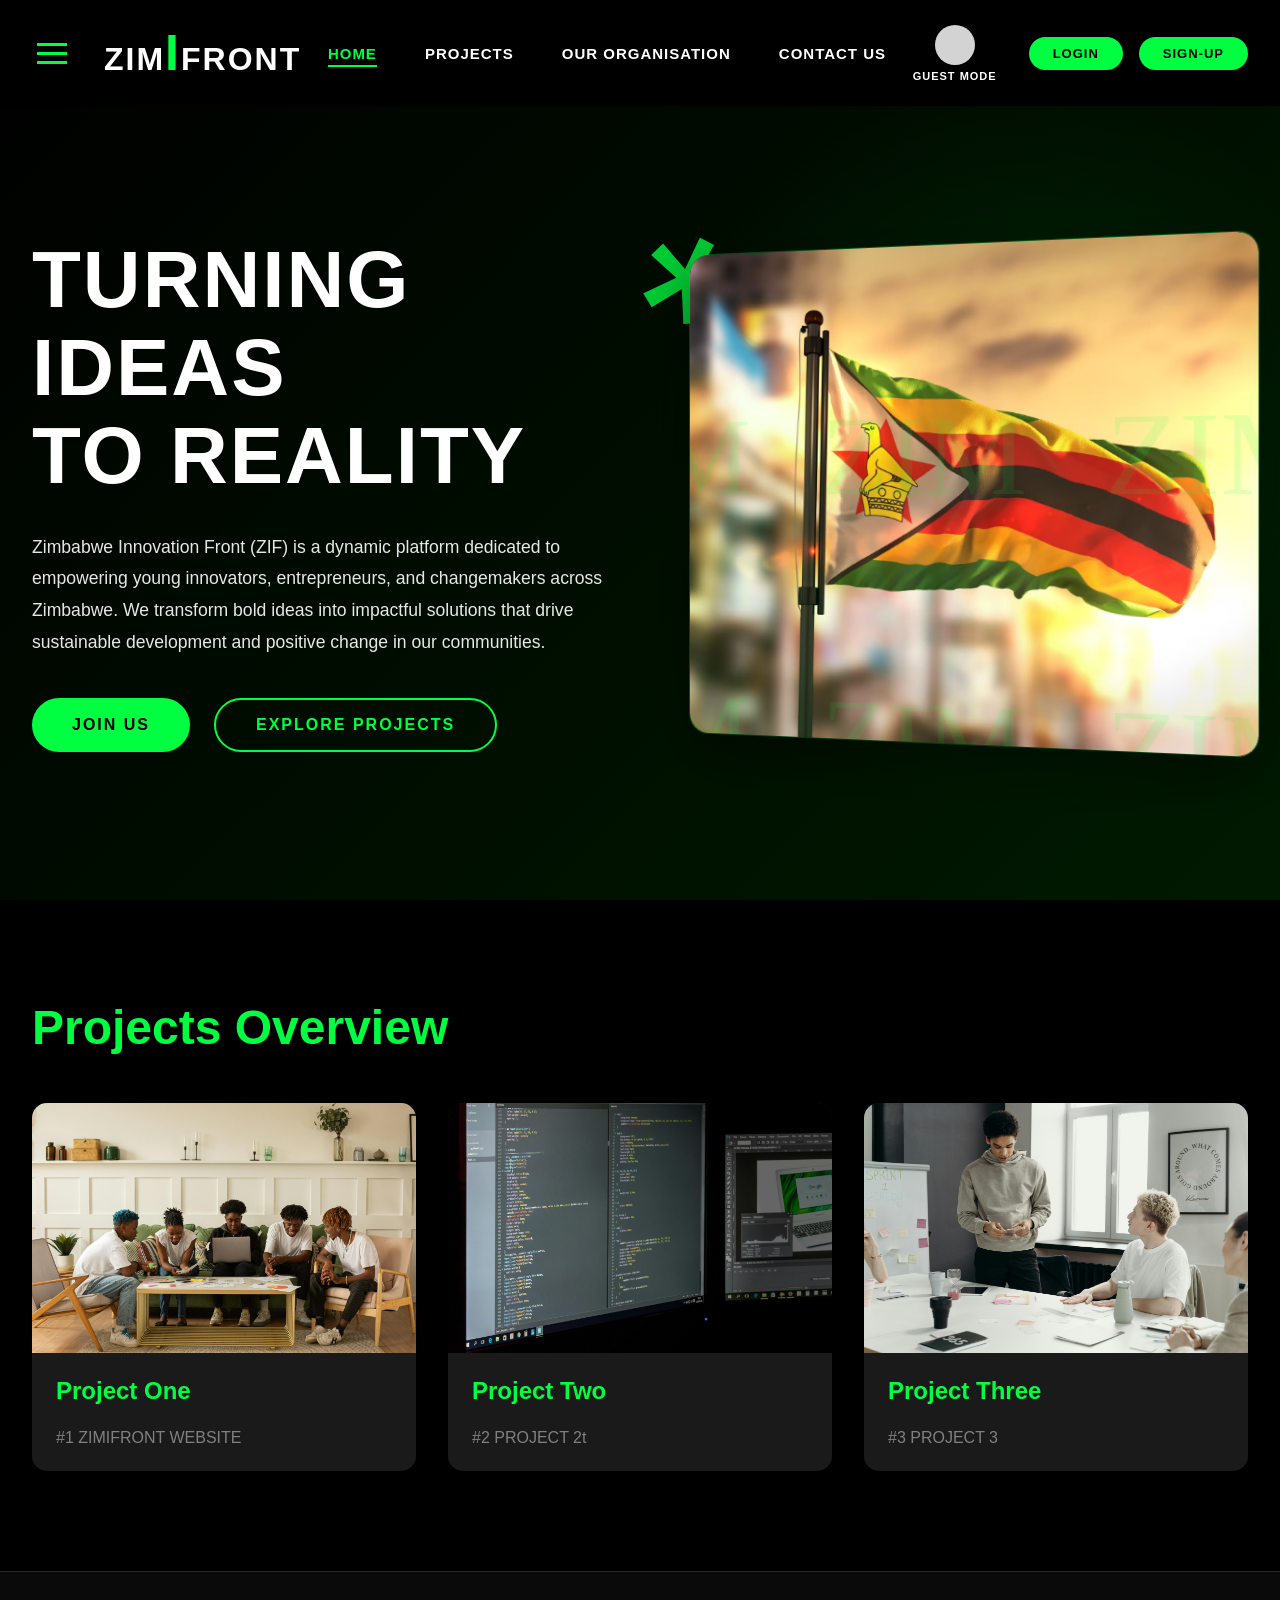
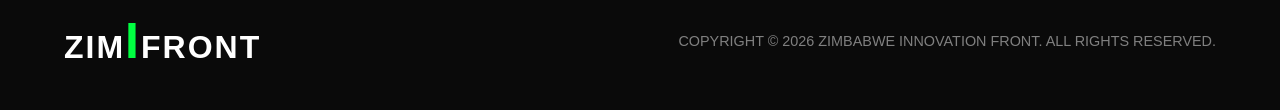
<file: index.html>
<!DOCTYPE html>
<html lang="en">
<head>
    <meta charset="UTF-8">
    <meta name="viewport" content="width=device-width, initial-scale=1.0">
    <title>ZIMFRONT - Where Ideas Become Reality</title>
<style>

* {
    margin: 0;
    padding: 0;
    box-sizing: border-box;
}

:root {
    --primary-green: #00ff41;
    --dark-green: #00cc34;
    --bg-black: #000000;
    --text-white: #ffffff;
    --gray: #808080;
    --text-green: #00ff41;
}

body {
    font-family: -apple-system, BlinkMacSystemFont, 'Segoe UI', Roboto, 'Helvetica Neue', Arial, sans-serif;
    background-color: var(--bg-black);
    color: var(--text-white);
    overflow-x: hidden;
}

.navbar {
    position: fixed;
    top: 0;
    left: 0;
    right: 0;
    background-color: rgba(0, 0, 0, 0.95);
    padding: 24px 32px;
    z-index: 1000;
    backdrop-filter: blur(10px);
}
.image-placeholder img{
    width:100%;
    height:100%;
    object-fit:cover;
    border-radius:20px;
}    

.nav-container {
    display: flex;
    justify-content: space-between;
    align-items: center;
    max-width: 1400px;
    margin: 0 auto;
}

.nav-left {
    display: flex;
    align-items: center;
    gap: 32px;
}

.menu-toggle {
    background: none;
    border: none;
    cursor: pointer;
    display: flex;
    flex-direction: column;
    gap: 6px;
    padding: 5px;
}

.menu-toggle span {
    width: 30px;
    height: 3px;
    background-color: var(--primary-green);
    transition: all 0.3s ease;
}

.menu-toggle:hover span {
    background-color: var(--text-white);
}

.logo {
    font-size: 32px;
    font-weight: 700;
    letter-spacing: 2px;
}

.logo-zim {
    color: var(--text-white);
}

.logo-front {
    color: var(--text-white);
}

.logo-i {
    color: var(--primary-green);
    font-size:50px; 
}

.nav-center {
    display: flex;
    gap: 48px;
}

.nav-link {
    color: var(--text-white);
    text-decoration: none;
    font-weight: 600;
    font-size: 15.2px;
    letter-spacing: 1px;
    position: relative;
    transition: color 0.3s ease;
}

.nav-link:hover,
.nav-link.active {
    color: var(--primary-green);
}

.nav-link::after {
    content: '';
    position: absolute;
    bottom: -5px;
    left: 0;
    width: 0;
    height: 2px;
    background-color: var(--primary-green);
    transition: width 0.3s ease;
}

.nav-link:hover::after,
.nav-link.active::after {
    width: 100%;
}

.nav-right {
    display: flex;
    align-items: center;
    gap: 16px;
}

.user-section {
    display: flex;
    flex-direction: column;
    align-items: center;
    margin-right: 16px;
}

.user-icon {
    width: 40px;
    height: 40px;
    background-color: #d3d3d3;
    border-radius: 50%;
    margin-bottom: 5px;
}

.user-text {
    font-size: 11.2px;
    font-weight: 600;
    letter-spacing: 1px;
}

.btn-login,
.btn-signup {
    padding: 9.6px 24px;
    border: none;
    border-radius: 25px;
    font-weight: 600;
    font-size: 13.6px;
    cursor: pointer;
    transition: all 0.3s ease;
    letter-spacing: 1px;
}

.btn-login {
    background-color: var(--primary-green);
    color: var(--bg-black);
}

.btn-login:hover {
    background-color: var(--dark-green);
    transform: translateY(-2px);
}

.btn-signup {
    background-color: var(--primary-green);
    color: var(--bg-black);
}

.btn-signup:hover {
    background-color: var(--dark-green);
    transform: translateY(-2px);
}


.mobile-menu .btn-login,
.mobile-menu .btn-signup {
    background-color: var(--bg-black);
    color: var(--primary-green);
    border: 2px solid var(--bg-black);
}

.mobile-menu .btn-login:hover,
.mobile-menu .btn-signup:hover {
    background-color: rgba(0, 0, 0, 0.8);
    transform: translateY(-2px);
}


.mobile-menu {
    position: fixed;
    top: 0;
    left: -500px;
    width: 450px;
    height: 100vh;
    background-color: var(--primary-green);
    padding: 2.5rem 2rem;
    transition: left 0.4s cubic-bezier(0.4, 0, 0.2, 1);
    z-index: 99999;
    display: flex;
    flex-direction: column;
    box-shadow: 4px 0 20px rgba(0, 255, 65, 0.3);
}

.mobile-menu.active {
    left: 0;
}

.menu-overlay {
    position: fixed;
    top: 0;
    left: 0;
    width: 100%;
    height: 100%;
    background-color: rgba(0, 0, 0, 0.7);
    z-index: 1;
    opacity: 0;
    visibility: hidden;
    transition: opacity 0.4s ease, visibility 0.4s ease;
}

.menu-overlay.active {
    opacity: 1;
    visibility: visible;
}

.mobile-header {
    color: var(--bg-black);
    font-weight: 700;
    font-size: 20.8px;
    padding-bottom: 19.2px;
    border-bottom: 3px solid var(--bg-black);
    margin-bottom: 32px;
    letter-spacing: 1.5px;
}

.mobile-link {
    display: block;
    color: var(--bg-black);
    text-decoration: none;
    padding: 19.2px 0;
    font-weight: 600;
    font-size: 17.6px;
    border-bottom: 1px solid rgba(0, 0, 0, 0.15);
    transition: all 0.3s ease;
    letter-spacing: 0.5px;
}

.mobile-link:hover {
    padding-left: 15px;
    background-color: rgba(0, 0, 0, 0.05);
}

.mobile-auth {
    margin-top: auto;
    padding-top: 32px;
    display: flex;
    flex-direction: column;
    gap: 16px;
}

.mobile-footer {
    margin-top:24px;
    font-size: 12px;
    color: var(--bg-black);
    font-weight: 700;
    line-height: 1.5;
    text-align: center;
    padding-top: 19.2px;
    border-top: 3px solid var(--bg-black);
    letter-spacing: 0.5px;
}

.hero {
    min-height: 100vh;
    display: flex;
    flex-direction: column;
    justify-content: center;
    padding: 120px 2rem 2rem;
    background: linear-gradient(135deg, #000000 0%, #001a00 100%);
    position: relative;
    overflow: hidden;
}

.hero::before {
    content: '';
    position: absolute;
    top: 50%;
    right: -10%;
    width: 60%;
    height: 80%;
    background: radial-gradient(circle, rgba(0, 255, 65, 0.1) 0%, transparent 70%);
    transform: translateY(-50%);
}

.hero-content {
    display: flex;
    justify-content: space-between;
    align-items: center;
    max-width: 1400px;
    margin: 0 auto;
    width: 100%;
    gap: 64px;
}

.hero-left {
    flex: 1;
}

.hero-title {
    font-size: 5rem;
    font-weight: 900;
    line-height: 1.1;
    margin-bottom: 2rem;
    letter-spacing: 2px;
}

.hero-intro {
    font-size: 1.1rem;
    line-height: 1.8;
    color: rgba(255, 255, 255, 0.9);
    margin-bottom: 2.5rem;
    max-width: 600px;
}

.hero-buttons {
    display: flex;
    gap: 1.5rem;
    flex-wrap: wrap;
}

.btn-primary,
.btn-secondary {
    padding: 1rem 2.5rem;
    border: none;
    border-radius: 35px;
    font-size: 1rem;
    font-weight: 700;
    cursor: pointer;
    transition: all 0.3s ease;
    letter-spacing: 2px;
}

.btn-primary {
    background-color: var(--primary-green);
    color: var(--bg-black);
}

.btn-primary:hover {
    background-color: var(--dark-green);
    transform: translateY(-3px);
    box-shadow: 0 10px 30px rgba(0, 255, 65, 0.3);
}

.btn-secondary {
    background-color: transparent;
    color: var(--primary-green);
    border: 2px solid var(--primary-green);
}

.btn-secondary:hover {
    background-color: var(--primary-green);
    color: var(--bg-black);
    transform: translateY(-3px);
    box-shadow: 0 10px 30px rgba(0, 255, 65, 0.2);
}

.btn-projects {
    padding: 1rem 3rem;
    background-color: var(--primary-green);
    color: var(--bg-black);
    border: none;
    border-radius: 35px;
    font-size: 1rem;
    font-weight: 700;
    cursor: pointer;
    transition: all 0.3s ease;
    letter-spacing: 2px;
}

.btn-projects:hover {
    background-color: var(--dark-green);
    transform: translateY(-3px);
    box-shadow: 0 10px 30px rgba(0, 255, 65, 0.3);
}

.hero-right {
    flex: 1;
    display: flex;
    justify-content: center;
    align-items: center;
}

.image-container {
    position: relative;
    width: 100%;
    max-width: 600px;
}

.decorative-asterisk {
    position: absolute;
    top: -50px;
    left: -50px;
    font-size: 15rem;
    color: var(--primary-green);
    opacity: 0.8;
    font-weight: 300;
    z-index: 1;
    line-height: 1;
}

.image-card {
    position: relative;
    z-index: 2;
    transform: perspective(1000px) rotateY(-10deg);
    transition: transform 0.6s ease;
}

.image-card:hover {
    transform: perspective(1000px) rotateY(0deg);
}

.image-placeholder {
    width: 100%;
    height: 500px;
    background: linear-gradient(135deg, #1a1a1a 0%, #2d2d2d 100%);
    border-radius: 20px;
    box-shadow: 
        0 20px 60px rgba(0, 0, 0, 0.5),
        0 0 0 1px rgba(0, 255, 65, 0.3);
    overflow: hidden;
    position: relative;
}

.image-placeholder::before {
    content: '';
    position: absolute;
    top: 0;
    left: 0;
    right: 0;
    bottom: 0;
    background: 
        linear-gradient(45deg, rgba(0, 255, 65, 0.1) 0%, transparent 50%),
        url('data:image/svg+xml,<svg xmlns="http://www.w3.org/2000/svg" viewBox="0 0 100 100"><text y="50" font-size="40" fill="%2300ff41" opacity="0.1">ZIM</text></svg>');
    background-size: cover, 50%;
    background-position: center;
}

.scroll-indicator {
    position: absolute;
    bottom: 40px;
    left: 50%;
    transform: translateX(-50%);
    display: flex;
    flex-direction: column;
    align-items: center;
    gap: 10px;
    opacity: 0.7;
}

.scroll-indicator span {
    font-size: 0.8rem;
    letter-spacing: 2px;
}

.scroll-line {
    width: 2px;
    height: 40px;
    background: linear-gradient(to bottom, var(--primary-green), transparent);
    animation: scrollAnimation 2s ease-in-out infinite;
}

@keyframes scrollAnimation {
    0%, 100% {
        opacity: 0;
        transform: translateY(0);
    }
    50% {
        opacity: 1;
        transform: translateY(20px);
    }
}

/* Sections */
.container {
    max-width: 1400px;
    margin: 0 auto;
    padding: 0 2rem;
}

/* Highlights Section */
.highlights-section {
    padding: 80px 0;
    background: linear-gradient(180deg, #000000 0%, #001a00 100%);
    position: relative;
}

.highlights-title {
    font-size: 2.5rem;
    font-weight: 800;
    margin-bottom: 3rem;
    text-align: center;
    color: var(--text-white);
}

.highlights-grid {
    display: grid;
    grid-template-columns: repeat(auto-fit, minmax(280px, 1fr));
    gap: 2rem;
    margin-top: 3rem;
}

.highlight-card {
    background: linear-gradient(135deg, rgba(0, 255, 65, 0.05) 0%, rgba(0, 0, 0, 0.5) 100%);
    border: 1px solid rgba(0, 255, 65, 0.2);
    border-radius: 15px;
    padding: 2rem;
    transition: all 0.3s ease;
    cursor: pointer;
}

.highlight-card:hover {
    transform: translateY(-10px);
    border-color: var(--primary-green);
    box-shadow: 0 20px 40px rgba(0, 255, 65, 0.2);
    background: linear-gradient(135deg, rgba(0, 255, 65, 0.1) 0%, rgba(0, 0, 0, 0.5) 100%);
}

.highlight-icon {
    font-size: 3rem;
    margin-bottom: 1rem;
}

.highlight-card h3 {
    font-size: 1.5rem;
    color: var(--text-white);
    margin-bottom: 0.5rem;
}

.highlight-type {
    color: var(--primary-green);
    font-size: 0.85rem;
    font-weight: 600;
    text-transform: uppercase;
    letter-spacing: 1px;
    margin-bottom: 1rem;
}

.highlight-desc {
    color: var(--gray);
    line-height: 1.6;
    margin-bottom: 1.5rem;
}

.highlight-link {
    color: var(--primary-green);
    text-decoration: none;
    font-weight: 600;
    display: inline-flex;
    align-items: center;
    gap: 0.5rem;
    transition: all 0.3s ease;
}

.highlight-link:hover {
    gap: 1rem;
    color: var(--dark-green);
}

.about-section,
.projects-section {
    padding: 100px 0;
    background-color: var(--bg-black);
}

.section-title {
    font-size: 3rem;
    font-weight: 800;
    margin-bottom: 2rem;
    color: var(--primary-green);
}

.section-text {
    font-size: 1.2rem;
    line-height: 1.8;
    max-width: 800px;
    color: var(--gray);
}

/* Projects Grid */
.projects-grid {
    display: grid;
    grid-template-columns: repeat(auto-fit, minmax(350px, 1fr));
    gap: 2rem;
    margin-top: 3rem;
}

.project-card {
    background-color: #1a1a1a;
    border-radius: 15px;
    overflow: hidden;
    transition: transform 0.3s ease, box-shadow 0.3s ease;
    cursor: pointer;
}

.project-card:hover {
    transform: translateY(-10px);
    box-shadow: 0 20px 40px rgba(0, 255, 65, 0.2);
}

.project-image {
    width: 100%;
    height: 250px;
    background: linear-gradient(135deg, #2d2d2d 0%, #1a1a1a 100%);
    position: relative;
}

.project-image img {
    width: 100%;
    height: 100%;
    object-fit: cover;
}

.project-card h3 {
    padding: 1.5rem;
    font-size: 1.5rem;
    color: var(--primary-green);
}

.project-card p {
    padding: 0 1.5rem 1.5rem;
    color: var(--gray);
}

/* Footer */
.footer {
    background-color: #0a0a0a;
    padding: 3rem 0;
    border-top: 1px solid rgba(0, 255, 65, 0.2);
}

.footer-content {
    display: flex;
    justify-content: space-between;
    align-items: center;
}

.footer p {
    color: var(--gray);
    font-size: 0.9rem;
}

/* Responsive Design */
@media (max-width: 1024px) {
    .hero-title {
        font-size: 4rem;
    }
    
    .hero-intro {
        font-size: 1rem;
    }
    
    .nav-center {
        display: none;
    }
    
    .highlights-grid {
        grid-template-columns: repeat(auto-fit, minmax(250px, 1fr));
    }
}

@media (max-width: 768px) {
    .hero-content {
        flex-direction: column;
        text-align: center;
    }
    
    .hero-title {
        font-size: 3rem;
    }
    
    .hero-intro {
        font-size: 0.95rem;
        margin-left: auto;
        margin-right: auto;
    }
    
    .hero-buttons {
        justify-content: center;
    }
    
    .decorative-asterisk {
        font-size: 8rem;
        top: -30px;
        left: -30px;
    }
    
    .nav-right .user-section {
        display: none;
    }
    
    .section-title {
        font-size: 2rem;
    }
    
    .highlights-grid {
        grid-template-columns: 1fr;
    }
    
    .highlights-title {
        font-size: 1.8rem;
    }
    
    .projects-grid {
        grid-template-columns: 1fr;
    }
    
    .footer-content {
        flex-direction: column;
        gap: 1rem;
        text-align: center;
    }
    
    .mobile-menu {
        width: 350px;
        left: -350px;
    }
}

@media (max-width: 480px) {
    .hero-title {
        font-size: 2.5rem;
    }
    
    .hero-intro {
        font-size: 0.9rem;
    }
    
    .hero-buttons {
        flex-direction: column;
        width: 100%;
    }
    
    .btn-primary,
    .btn-secondary {
        width: 100%;
    }
    
    .navbar {
        padding: 1rem;
    }
    
    .logo {
        font-size: 1.5rem;
    }
    
    .btn-login,
    .btn-signup {
        padding: 0.5rem 1rem;
        font-size: 0.75rem;
    }
    
    .highlights-title {
        font-size: 1.5rem;
    }
    
    .highlight-card {
        padding: 1.5rem;
    }
    
    .mobile-menu {
        width: 85%;
        left: -85%;
    }
}

</style>
<link rel="stylesheet" href="Header_and_footer.css">

</head>
<body>
  <special-header></special-header>
    
    <div class="menu-overlay" id="menuOverlay"></div>

    
    <section class="hero">
        <div class="hero-content">
            <div class="hero-left">
                <h1 class="hero-title">
                    TURNING IDEAS<br>
                    TO REALITY
                </h1>
                <p class="hero-intro">
                    Zimbabwe Innovation Front (ZIF) is a dynamic platform dedicated to empowering young innovators, 
                    entrepreneurs, and changemakers across Zimbabwe. We transform bold ideas into impactful solutions 
                    that drive sustainable development and positive change in our communities.
                </p>
                <div class="hero-buttons">
                    <button class="btn-primary">JOIN US</button>
                    <button class="btn-secondary">EXPLORE PROJECTS</button>
                </div>
            </div>
            
            <div class="hero-right">
                <div class="image-container">
                    <div class="decorative-asterisk">*</div>
                    <div class="image-card">
                        <div class="image-placeholder"> <img src="zimbabwe-flag.avif">
                        </div>
                    </div>
                </div>
            </div>
        </div>

    </section>

   <!-- Projects Section -->
    <section id="projects" class="projects-section">
        <div class="container">
            <h2 class="section-title">Projects Overview</h2>
            <div class="projects-grid">
                <div class="project-card">
                    <div class="project-image"><img src="pexels-gabby-k-9433169.jpg"></div>
                    <h3>Project One</h3>
                    <p>#1 ZIMIFRONT WEBSITE</p>
                </div>
                <div class="project-card">
                    <div class="project-image"><img src="pexels-pixabay-159299.jpg"></div>
                    <h3>Project Two</h3>
                    <p>#2 PROJECT 2t</p>
                </div>
                <div class="project-card">
                    <div class="project-image"><img src = "pexels-cottonbro-7437090.jpg"></div>
                    <h3>Project Three</h3>
                    <p>#3 PROJECT 3</p>
                </div>
            </div>
        </div>
    </section>
    
    <special-footer></special-footer>
    

    <script>

// Mobile Menu Toggle
/*window.addEventListener('DOMContentLoaded', () => {
    setTimeout(() => {
        const navbar = document.querySelector('.navbar');
        if (navbar) {
            navbar.style.transition = 'transform 0.3s ease, background-color 0.3s ease';
        } 
         }, 100);
});*/
// Close mobile menu when clicking a link
const mobileLinks = document.querySelectorAll('.mobile-link');
mobileLinks.forEach(link => {
    link.addEventListener('click', () => {
        mobileMenu.classList.remove('active');
        menuOverlay.classList.remove('active');
        document.body.style.overflow = '';
        const spans = menuToggle.querySelectorAll('span');
        spans[0].style.transform = 'none';
        spans[1].style.opacity = '1';
        spans[2].style.transform = 'none';
    });
});

// Smooth scrolling for navigation links
document.querySelectorAll('a[href^="#"]').forEach(anchor => {
    anchor.addEventListener('click', function (e) {
        e.preventDefault();
        const target = document.querySelector(this.getAttribute('href'));
        if (target) {
            target.scrollIntoView({
                behavior: 'smooth',
                block: 'start'
            });
        }
    });
});

// Active nav link on scroll
const sections = document.querySelectorAll('section[id]');
const navLinks = document.querySelectorAll('.nav-link');

window.addEventListener('scroll', () => {
    let current = '';
    
    sections.forEach(section => {
        const sectionTop = section.offsetTop;
        const sectionHeight = section.clientHeight;
        if (window.scrollY >= (sectionTop - 200)) {
            current = section.getAttribute('id');
        }
    });
    
    navLinks.forEach(link => {
        link.classList.remove('active');
        if (link.getAttribute('href') === `#${current}`) {
            link.classList.add('active');
        }
    });
    
    // Special case for home
    if (window.scrollY < 300) {
        navLinks.forEach(link => {
            if (link.getAttribute('href') === '#home') {
                link.classList.add('active');
            }
        });
    }
});


// 3D tilt effect on image card
const imageCard = document.querySelector('.image-card');
if (imageCard) {
    imageCard.addEventListener('mousemove', (e) => {
        const rect = imageCard.getBoundingClientRect();
        const x = e.clientX - rect.left;
        const y = e.clientY - rect.top;
        
        const centerX = rect.width / 2;
        const centerY = rect.height / 2;
        
        const rotateX = (y - centerY) / 20;
        const rotateY = (centerX - x) / 20;
        
        imageCard.style.transform = `perspective(1000px) rotateX(${rotateX}deg) rotateY(${rotateY}deg)`;
    });
    
    imageCard.addEventListener('mouseleave', () => {
        imageCard.style.transform = 'perspective(1000px) rotateY(-10deg)';
    });
}

// Fade in animations on scroll
const observerOptions = {
    threshold: 0.1,
    rootMargin: '0px 0px -100px 0px'
};

const observer = new IntersectionObserver((entries) => {
    entries.forEach(entry => {
        if (entry.isIntersecting) {
            entry.target.style.opacity = '1';
            entry.target.style.transform = 'translateY(0)';
        }
    });
}, observerOptions);

// Add fade-in class to elements
document.querySelectorAll('.project-card, .section-title, .section-text').forEach(el => {
    el.style.opacity = '0';
    el.style.transform = 'translateY(30px)';
    el.style.transition = 'opacity 0.6s ease, transform 0.6s ease';
    observer.observe(el);
});

// View Projects button scroll
const viewProjectsBtn = document.querySelector('.btn-projects');
if (viewProjectsBtn) {
    viewProjectsBtn.addEventListener('click', () => {
        const projectsSection = document.getElementById('projects');
        if (projectsSection) {
            projectsSection.scrollIntoView({
                behavior: 'smooth',
                block: 'start'
            });
        }
    });
}

// Hero CTA buttons
const exploreProjectsBtn = document.querySelector('.btn-secondary');
if (exploreProjectsBtn) {
    exploreProjectsBtn.addEventListener('click', () => {
        const projectsSection = document.getElementById('projects');
        if (projectsSection) {
            projectsSection.scrollIntoView({
                behavior: 'smooth',
                block: 'start'
            });
        }
    });
}

const joinUsBtn = document.querySelector('.btn-primary');
if (joinUsBtn) {
    joinUsBtn.addEventListener('click', () => {
        // You can link this to a signup form or contact section
        alert('Thank you for your interest! Registration will open soon.');
    });
}

// Animated asterisk rotation
const asterisk = document.querySelector('.decorative-asterisk');
if (asterisk) {
    let rotation = 0;
    setInterval(() => {
        rotation += 0.5;
        asterisk.style.transform = `rotate(${rotation}deg)`;
    }, 50);
}

// Add hover effect to project cards
const projectCards = document.querySelectorAll('.project-card');
projectCards.forEach(card => {
    card.addEventListener('mouseenter', function() {
        this.style.borderColor = 'var(--primary-green)';
    });
    
    card.addEventListener('mouseleave', function() {
        this.style.borderColor = 'transparent';
    });
});

// Navbar scroll effect
/*let lastScroll = 0;
const navbar = document.querySelector('.navbar');

window.addEventListener('scroll', () => {
    const currentScroll = window.scrollY;
    
    if (currentScroll > lastScroll && currentScroll > 100) {
        // Scrolling down
        navbar.style.transform = 'translateY(-100%)';
    } else {
        // Scrolling up
        navbar.style.transform = 'translateY(0)';
    }
    
    // Add background when scrolled
    if (currentScroll > 50) {
        navbar.style.backgroundColor = 'rgba(0, 0, 0, 0.98)';
    } else {
        navbar.style.backgroundColor = 'rgba(0, 0, 0, 0.95)';
    }
    
    lastScroll = currentScroll;
});*/

// Add transition to navbar
/*navbar.style.transition = 'transform 0.3s ease, background-color 0.3s ease';*/

console.log('ZIMFRONT website loaded successfully!');

        function loginUser(){

const name = document.getElementById("loginName").value;

const user = {
name:name,
image:"default-avatar.png"
};

localStorage.setItem("user", JSON.stringify(user));

window.location.href="index.html";

}
        

        
</script>
 <script src="headerFooterManager.js"></script>
<script src="menu_button.js"></script>
</body>
</html>
</file>
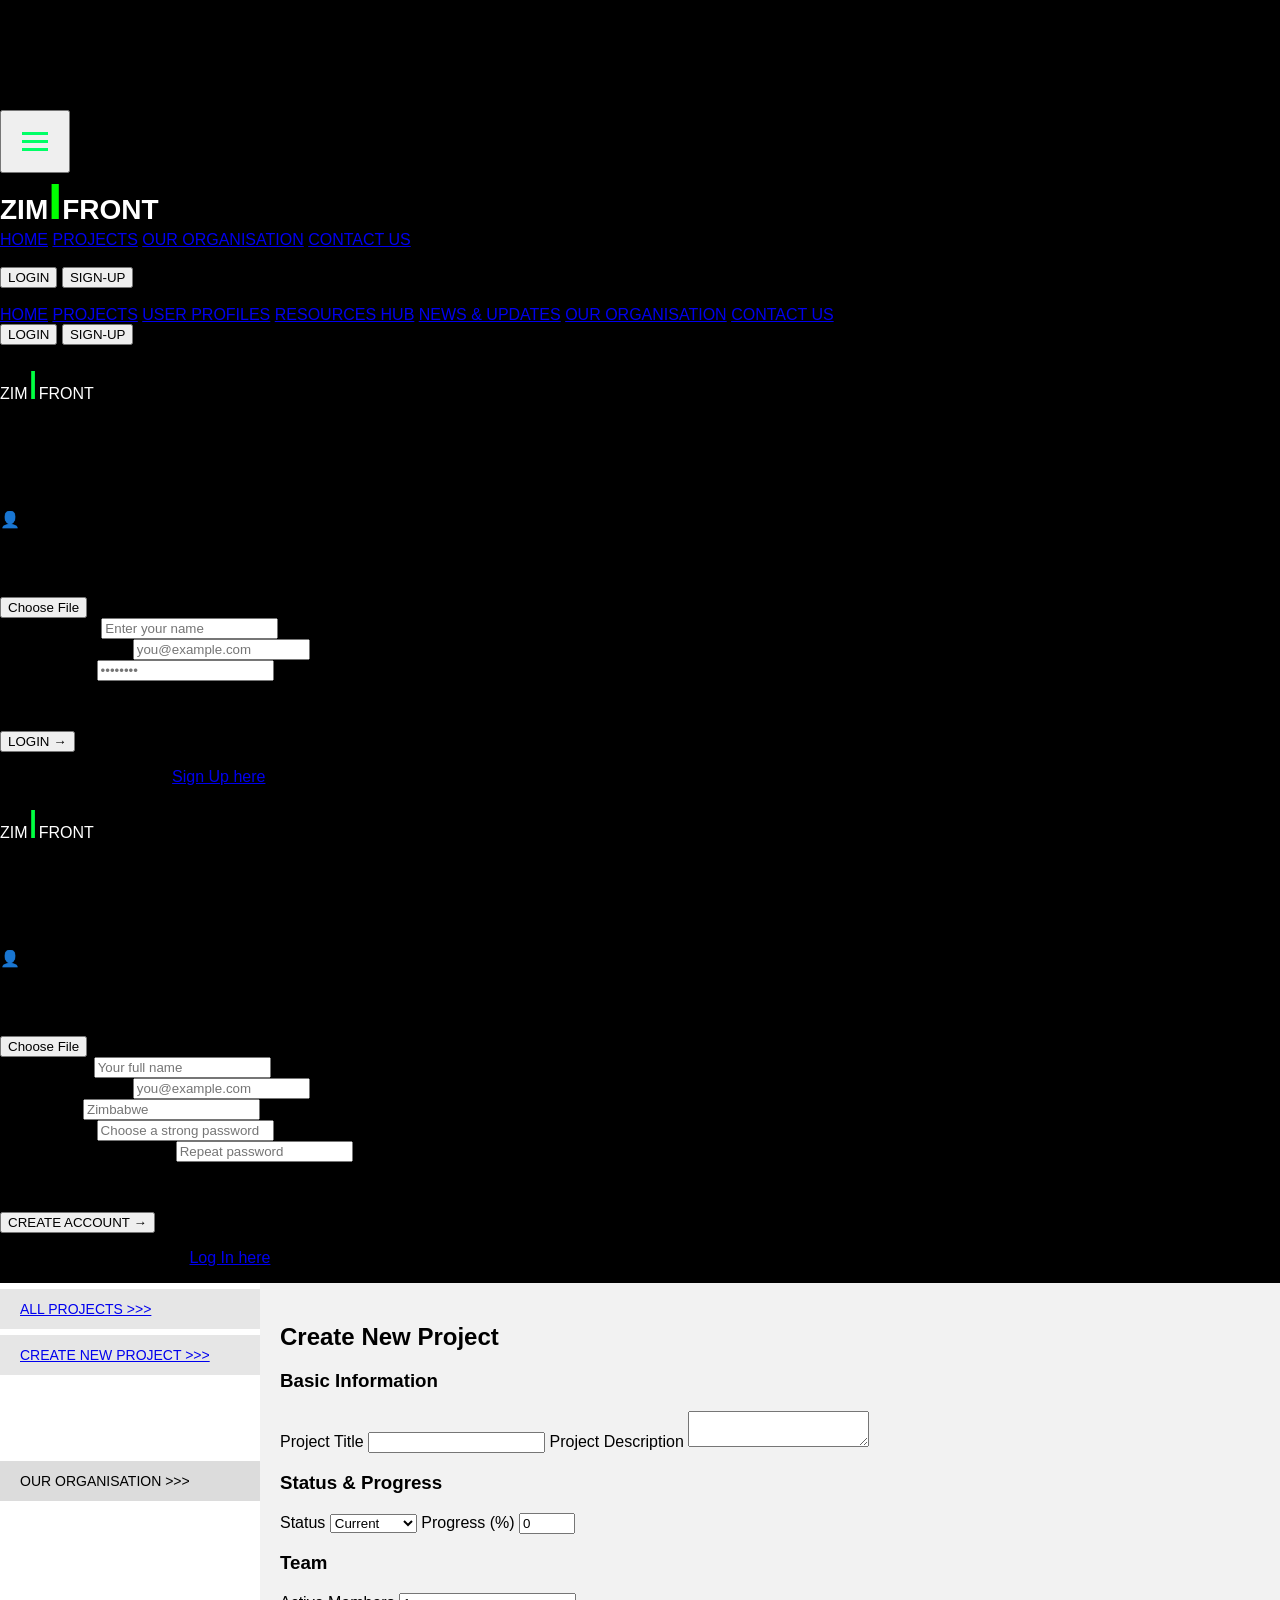
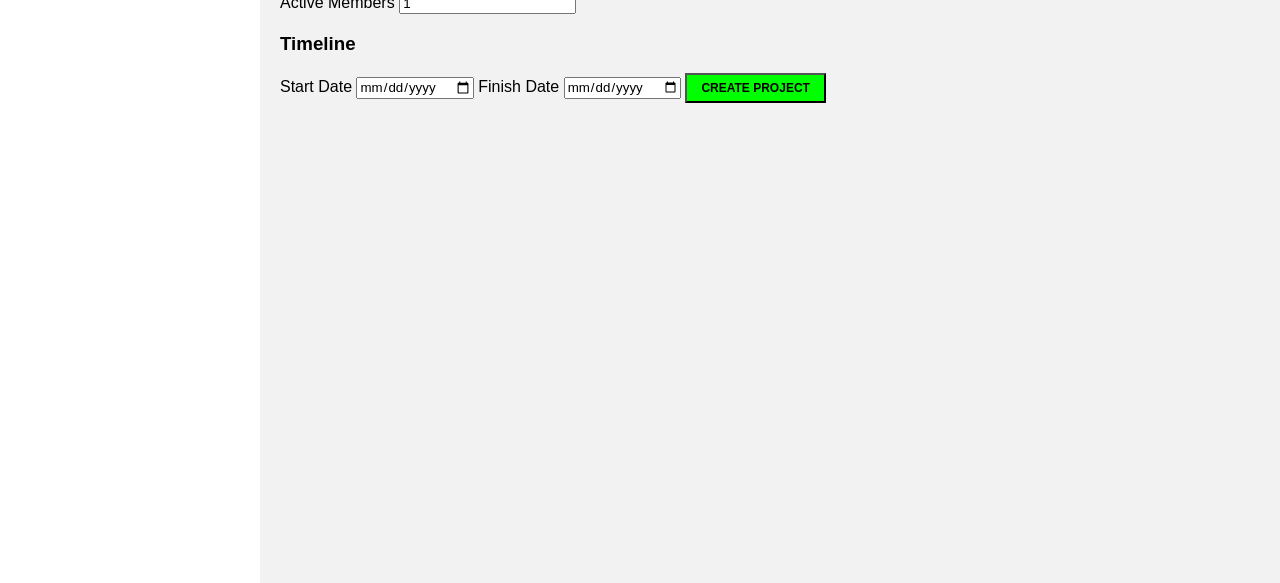
<file: create-project.html>
<!DOCTYPE html>

<html lang="en">
<head>
<meta charset="UTF-8">
<title>ZIM I FRONT | Create Project</title>
<link rel="stylesheet" href="dashboard.css">
</head>

<body>
  <special-header></special-header>
  <div class="menu-overlay" id="menuOverlay"></div>

<div class="layout">


<!-- ================= BODY ================= -->
<div class="body-area">

<!-- SIDEBAR -->
<aside class="sidebar">

<div class="side-item">
<a href="dashboard.html">ALL PROJECTS >>></a>
</div>

<div class="side-item">
<a href="create-project.html">CREATE NEW PROJECT >>></a>
</div>

<div class="side-bottom">
<a href="organisation.html">OUR ORGANISATION >>></a>
</div>

</aside>

<!-- MAIN CONTENT -->
<main class="main">

<section class="content">

<h2>Create New Project</h2>

<form id="projectForm" class="project-form">

<!-- BASIC INFO -->
<h3>Basic Information</h3>

<label>Project Title</label>
<input type="text" id="title" required>

<label>Project Description</label>
<textarea id="description" required></textarea>


<!-- STATUS -->
<h3>Status & Progress</h3>

<label>Status</label>
<select id="status">
<option value="current">Current</option>
<option value="future">Future</option>
<option value="standby">Standby</option>
<option value="completed">Completed</option>
</select>

<label>Progress (%)</label>
<input type="number" id="progress" min="0" max="100" value="0">


<!-- TEAM -->
<h3>Team</h3>

<label>Active Members</label>
<input type="number" id="members" value="1" min="1">


<!-- TIMELINE -->
<h3>Timeline</h3>

<label>Start Date</label>
<input type="date" id="started" required>

<label>Finish Date</label>
<input type="date" id="finished">


<button type="submit" class="btn">
CREATE PROJECT
</button>

</form>

</section>

</main>

</div>

</div>
<script src="headerFooterManager.js"></script>
<script>

const form = document.getElementById("projectForm");

form.addEventListener("submit", function(e){

e.preventDefault();

const finishedInput = document.getElementById("finished").value;
const progressInput = document.getElementById("progress").value;

const project = {
id: Date.now(),
title: document.getElementById("title").value,
description: document.getElementById("description").value,
status: document.getElementById("status").value,
progress: progressInput,
members: document.getElementById("members").value,
started: document.getElementById("started").value,
finished: finishedInput ? finishedInput : "--/--/--",
created: new Date().toLocaleDateString()
};

/* auto complete if progress = 100 */
if(project.progress == 100){
project.status = "completed";
project.finished = new Date().toLocaleDateString();
}

let projects = JSON.parse(localStorage.getItem("projects")) || [];

projects.push(project);

localStorage.setItem("projects", JSON.stringify(projects));

alert("Project Created Successfully");

window.location.href = "dashboard.html";

});

</script>

</body>
</html>
</file>
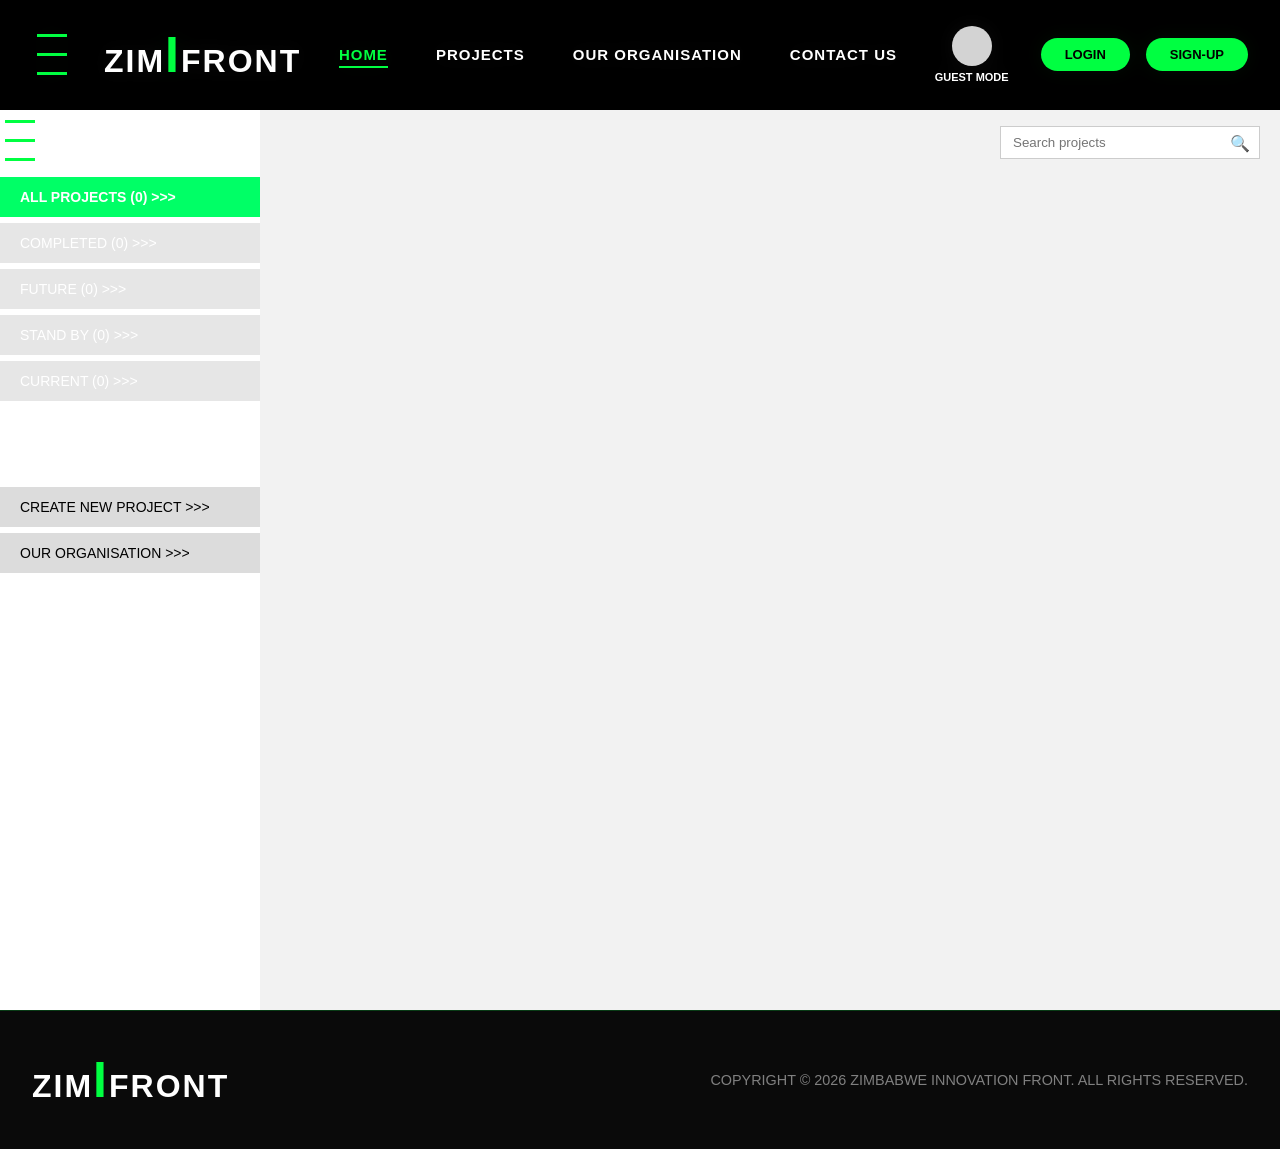
<file: dashboard.html>
<!DOCTYPE html>
<html lang="en">
<head>
<meta charset="UTF-8">
<title>ZIM I FRONT | Projects</title>
<link rel="stylesheet" href="dashboard.css">
    
</head>
<link rel="stylesheet" href="Header_and_footer.css">
<special-header></special-header>
<div class="menu-overlay" id="menuOverlay"></div>
<body>
 <special-header></special-header>  
    <div class="menu-overlay" id="menuOverlay"></div>

<div class="layout">

<!-- ================= BODY ================= -->
    <div class="body-area">

        <!-- SIDEBAR -->
        <aside class="sidebar" id="sidebar">

            <!-- HAMBURGER -->
            <div class="menu-toggle" id="menuToggle">
                <span></span>
                <span></span>
                <span></span>
            </div>

            <div class="side-item active" data-filter="all">
                ALL PROJECTS (<span id="count-all">0</span>) >>>
            </div>

            <div class="side-item" data-filter="completed">
                COMPLETED (<span id="count-completed">0</span>) >>>
            </div>

            <div class="side-item" data-filter="future">
                FUTURE (<span id="count-future">0</span>) >>>
            </div>

            <div class="side-item" data-filter="standby">
                STAND BY (<span id="count-standby">0</span>) >>>
            </div>

            <div class="side-item" data-filter="current">
                CURRENT (<span id="count-current">0</span>) >>>
            </div>

            <div class="side-bottom">
                <a href="create-project.html">CREATE NEW PROJECT >>></a>
                <a href="organisation.html">OUR ORGANISATION >>></a>
            </div>

        </aside>

        <!-- MAIN -->
        <main class="main">

            <div class="search-wrapper">
                <div class="search">
                    <input type="search" placeholder="Search projects">
                    <span class="search-icon">🔍</span>
                </div>
            </div>

            <section class="content" id="projectContainer">
              <!-- Project cards will be dynamically inserted here -->  
            </section>

        </main>

    </div>

</div>

<script src="dashboard.js"></script>
<special-footer></special-footer>
<script src="headerFooterManager.js"></script> 
</body>
</html>
</file>
<file: Header_and_footer.css>
/* Global reset used by header/footer */
* {
    margin: 0;
    padding: 0;
    box-sizing: border-box;
}

:root {
    --primary-green: #00ff41;
    --dark-green: #00cc34;
    --bg-black: #000000;
    --text-white: #ffffff;
    --gray: #808080;
}

/* Base body styling */
body {
    font-family: -apple-system, BlinkMacSystemFont, 'Segoe UI', Roboto, 'Helvetica Neue', Arial, sans-serif;
    background-color: var(--bg-black);
    color: var(--text-white);
    overflow-x: hidden;
}

/* NAVBAR */

.navbar {
    position: fixed;
    top: 0;
    left: 0;
    right: 0;
    background-color: rgba(0,0,0,0.95);
    padding: 24px 32px;
    z-index: 1000;
    backdrop-filter: blur(10px);
}

.nav-container {
    display: flex;
    justify-content: space-between;
    align-items: center;
    max-width: 1400px;
    margin: 0 auto;
}

.nav-left {
    display: flex;
    align-items: center;
    gap: 32px;
}

/* Menu toggle */

.menu-toggle {
    background: none;
    border: none;
    cursor: pointer;
    display: flex;
    flex-direction: column;
    gap: 6px;
    padding: 5px;
}

.menu-toggle span {
    width: 30px;
    height: 3px;
    background-color: var(--primary-green);
    transition: all 0.3s ease;
}

.menu-toggle:hover span {
    background-color: var(--text-white);
}

/* Logo */

.logo {
    font-size: 32px;
    font-weight: 700;
    letter-spacing: 2px;
}

.logo-zim,
.logo-front {
    color: var(--text-white);
}

.logo-i {
    color: var(--primary-green);
    font-size: 50px;
}

/* Navigation links */

.nav-center {
    display: flex;
    gap: 48px;
}

.nav-link {
    color: var(--text-white);
    text-decoration: none;
    font-weight: 600;
    font-size: 15px;
    letter-spacing: 1px;
    position: relative;
    transition: color 0.3s ease;
}

.nav-link:hover,
.nav-link.active {
    color: var(--primary-green);
}

.nav-link::after {
    content: "";
    position: absolute;
    bottom: -5px;
    left: 0;
    width: 0;
    height: 2px;
    background-color: var(--primary-green);
    transition: width 0.3s ease;
}

.nav-link:hover::after,
.nav-link.active::after {
    width: 100%;
}

/* Right section */

.nav-right {
    display: flex;
    align-items: center;
    gap: 16px;
}

.user-section {
    display: flex;
    flex-direction: column;
    align-items: center;
    margin-right: 16px;
}

.user-icon {
    width: 40px;
    height: 40px;
    background: #d3d3d3;
    border-radius: 50%;
    margin-bottom: 5px;
}

.user-text {
    font-size: 11px;
    font-weight: 600;
}

/* Buttons */

.btn-login,
.btn-signup {
    padding: 9px 24px;
    border: none;
    border-radius: 25px;
    font-weight: 600;
    font-size: 13px;
    cursor: pointer;
    transition: all 0.3s ease;
}

.btn-login,
.btn-signup {
    background-color: var(--primary-green);
    color: var(--bg-black);
}

.btn-login:hover,
.btn-signup:hover {
    background-color: var(--dark-green);
    transform: translateY(-2px);
}

/* MOBILE MENU */

.mobile-menu {
    position: fixed;
    top: 0;
    left: -500px;
    width: 450px;
    height: 100vh;
    background-color: var(--primary-green);
    padding: 2.5rem 2rem;
    transition: left 0.4s ease;
    z-index: 1001;
    display: flex;
    flex-direction: column;
}

.mobile-menu.active {
    left: 0;
}

.menu-overlay {
    position: fixed;
    top: 0;
    left: 0;
    width: 100%;
    height: 100%;
    background: rgba(0,0,0,0.7);
    z-index: 1000;
    opacity: 0;
    visibility: hidden;
    transition: 0.4s;
}

.menu-overlay.active {
    opacity: 1;
    visibility: visible;
}

.mobile-header {
    color: var(--bg-black);
    font-weight: 700;
    font-size: 20px;
    padding-bottom: 20px;
    border-bottom: 3px solid var(--bg-black);
    margin-bottom: 32px;
}

.mobile-link {
    display: block;
    color: var(--bg-black);
    text-decoration: none;
    padding: 18px 0;
    font-weight: 600;
    border-bottom: 1px solid rgba(0,0,0,0.15);
}

.mobile-auth {
    margin-top: auto;
    padding-top: 32px;
    display: flex;
    flex-direction: column;
    gap: 16px;
}

.mobile-footer {
    margin-top: 24px;
    font-size: 12px;
    color: var(--bg-black);
    text-align: center;
    padding-top: 19px;
    border-top: 3px solid var(--bg-black);
}

/* FOOTER */

.footer {
    background-color: #0a0a0a;
    padding: 40px 0;
    border-top: 1px solid rgba(0,255,65,0.2);
    width : 100%;
}

.footer-content {
     max-width: 1400px;
    margin: auto;
    padding: 0 2rem;
    display: flex;
    justify-content: space-between;
    align-items: center;
}

.footer p {
    color: var(--gray);
    font-size: 0.9rem;
}

/* Responsive */

@media (max-width:1024px){
    .nav-center{
        display:none;
    }
}

@media (max-width:768px){
    .footer-content{
        flex-direction:column;
        gap:1rem;
        text-align:center;
    }

    .mobile-menu{
        width:350px;
        left:-350px;
    }
}

@media (max-width:480px){

    .navbar{
        padding:1rem;
    }

    .logo{
        font-size:1.5rem;
    }

    .btn-login,
    .btn-signup{
        padding:0.5rem 1rem;
        font-size:0.75rem;
    }

    .mobile-menu{
        width:85%;
        left:-85%;
    }

}
/* LOGIN / SIGNUP POPUP */

.modal{
    display:none;
    position:fixed;
    top:0;
    left:0;
    width:100%;
    height:100%;
    background:rgba(0,0,0,0.85);
    z-index:2000;
}

.modal-box{
    width:350px;
    background:#000;
    border:2px solid var(--primary-green);
    border-radius:10px;
    padding:30px;
    margin:150px auto;
    text-align:center;
}

.modal-box input{
    width:100%;
    padding:10px;
    margin:10px 0;
    background:#111;
    border:1px solid var(--primary-green);
    color:white;
}

.close{
    float:right;
    font-size:22px;
    cursor:pointer;
}
</file>
<file: dashboard.css>
* {
  box-sizing: border-box;
  font-family: Arial, sans-serif;
}

body {
  margin: 0;
  background: #000;
  padding-top:110px;
}

/* ================= LAYOUT ================= */
.layout {
  display: flex;
  flex-direction: column;
  min-height: 100vh;
}

/* ================= HEADER ================= */
.top-bar {
  height: 90px;
  background: #000;
  display: flex;
  align-items: center;
  justify-content: space-between;
  padding: 0 40px;
}

.logo {
  font-size: 28px;
  font-weight: 600;
  color: white;
}

.logo-i {
  color: #00ff00;
  font-size: 50px;
}

.nav {
  display: flex;
  gap: 40px;
}

.nav a {
  text-decoration: none;
  color: white;
  font-weight: 500;
}

.nav a.active {
  border-bottom: 3px solid #00ff00;
  padding-bottom: 4px;
}

.header-right {
  display: flex;
  align-items: center;
  gap: 20px;
}

.profile-block {
  display: flex;
  flex-direction: column;
  align-items: center;
  color: white;
  font-size: 12px;
}

.avatar {
  width: 55px;
  height: 55px;
  border-radius: 50%;
  background: #ccc;
}

.auth-buttons {
  display: flex;
  gap: 8px;
}

.btn {
  background: #00ff00;
  padding: 6px 14px;
  color: black;
  text-decoration: none;
  font-weight: 600;
  font-size: 12px;
}

/* ================= BODY ================= */
.body-area {
  display: flex;
  flex: 1;
}

/* ================= SIDEBAR ================= */
.sidebar {
  width: 260px;
  transition: width 0.3s ease;
  background: white;
  display: flex;
  flex-direction: column;
}

.sidebar.collapsed {
  width: 70px;
}

.sidebar.collapsed .side-item,
.sidebar.collapsed .side-bottom a {
  display: none;
}

.sidebar.collapsed .menu-toggle {
  padding: 15px;
}

.menu-toggle {
  padding: 15px 20px;
  cursor: pointer;
}

.menu-toggle span {
  display: block;
  width: 26px;
  height: 3px;
  background: #00ff66;
  margin: 5px 0;
}

.side-item {
  background: #e6e6e6;
  padding: 12px 20px;
  margin-top: 6px;
  cursor: pointer;
  font-size: 14px;
}

.side-item.active {
  background: #00ff66;
  font-weight: bold;
}

.side-bottom {
  margin-top: 80px;
}

.side-bottom a {
  display: block;
  background: #dcdcdc;
  padding: 12px 20px;
  margin-top: 6px;
  text-decoration: none;
  color: #000;
  font-size: 14px;

}

/* ================= MAIN ================= */
.main {
  flex: 1;
  background: #f2f2f2;
  display: flex;
  flex-direction: column;
}

/* SEARCH */
.search-wrapper {
  padding: 16px 20px;
  display: flex;
  justify-content: flex-end;
}

.search {
  position: relative;
}

.search input {
  width: 260px;
  padding: 8px 34px 8px 12px;
  border: 1px solid #ccc;
}

.search-icon {
  position: absolute;
  right: 10px;
  top: 8px;
}

/* CONTENT */
.content {
  padding: 20px;
}

/* ================= PROJECT SECTION ================= */

.project-row {
  display: grid;
  grid-template-columns: 2fr 1fr 1fr; 
  gap: 15px;
  background: #e6e6e6;
  padding: 20px;
  border-radius: 8px;
}

/* CARD */
.card {
  background: #2a2a2a;
  color: #fff;
  padding: 18px;
  border-radius: 6px;
}

/* STATUS */
.status {
  background: #00ff66;
  color: #000;
  padding: 4px 6px;
  display: inline-block;
  margin-bottom: 10px;
}

/* ================= PROGRESS CARD ================= */

.progress-card {
  position: relative;
  display: flex;
  flex-direction: column;
  align-items: center;
  justify-content: flex-start;  
  padding-top: 10px;            
}

/* KEY (Top Right Corner) */
.progress-key {
  position: absolute;
  top: 25px;
  right: 10px;
  font-size: 11px;
  display: flex;
  flex-direction: column;
  gap: 4px;
}

.key {
  padding: 3px 6px;
  font-weight: 600;
}

.key.completed {
  background: #00ff66;
  color: #000;
}

.key.in-progress {
  background: #ffffff;
  color: #000;
}

/* ACTIVE MEMBERS UNDER RING */
.active-members {
  margin-top: 14px;
  font-size: 13px;
  text-align: center;
}

/* PROGRESS RING */
.progress-ring {
  width: 80px;
  height: 80px;
  border-radius: 50%;
  align-self: flex-start;
  margin-left: 10px;
  background: conic-gradient(
    #00ff66 calc(var(--progress) * 1%),
    #555 0
  );
  display: flex;
  align-items: center;
  justify-content: center;
  font-weight: bold;
}

.members-link {
  margin-top: 8px;
  font-size: 12px;
  color: #00ff66;
  text-decoration: none;
  font-weight: 600;
}

.members-link:hover {
  text-decoration: underline;

}

.project-link {
  color: #00ff66;
  text-decoration: none;
}
</file>
